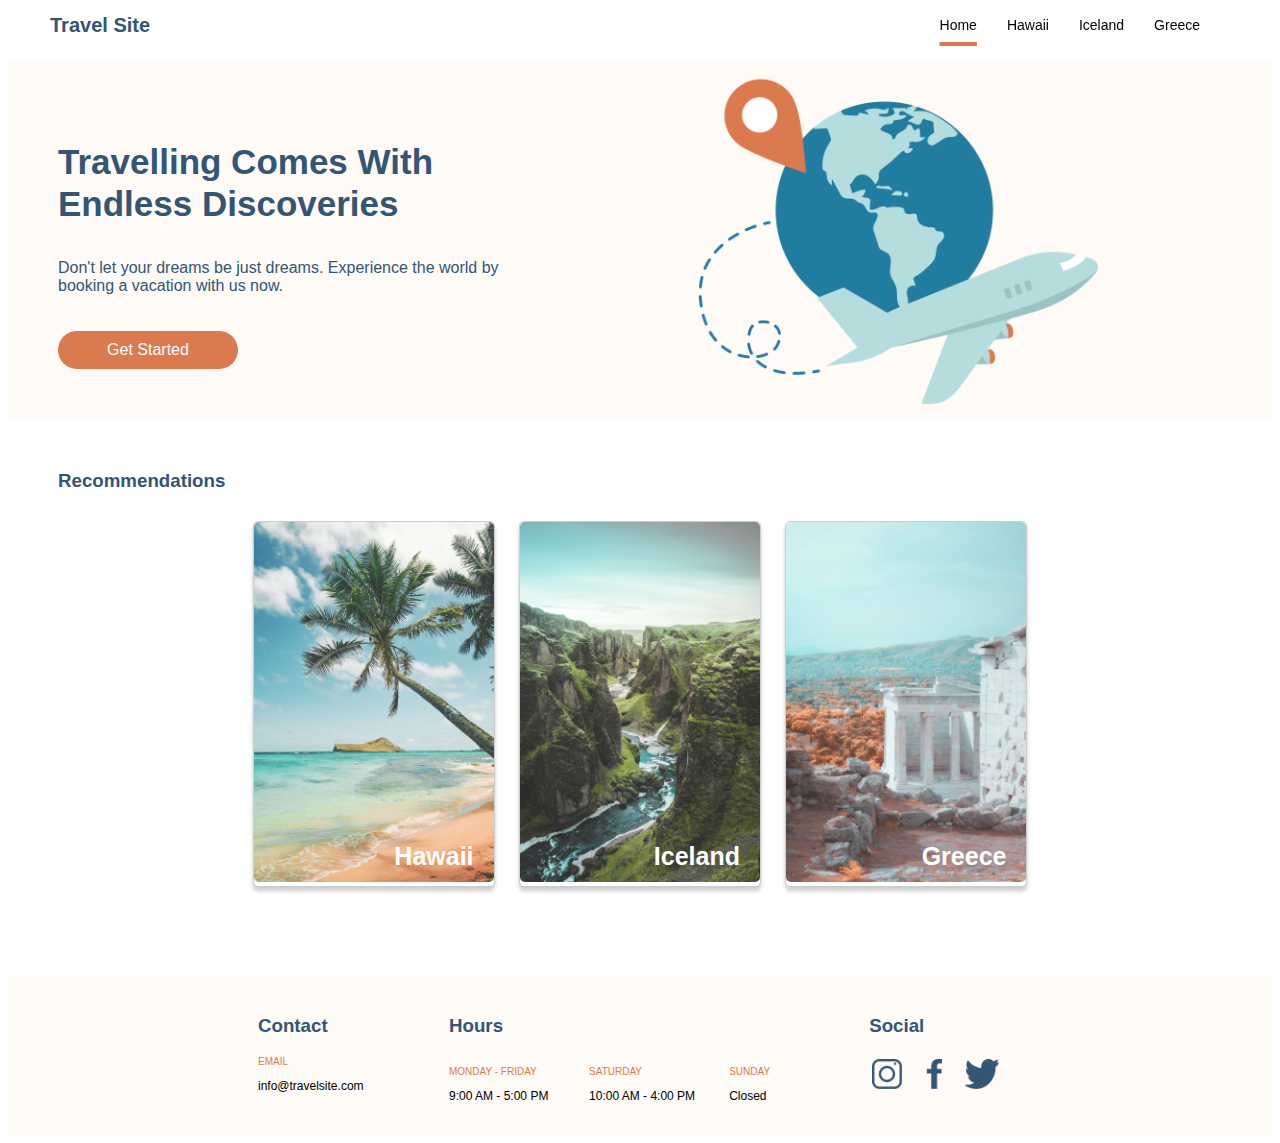
<file: index.html>
<!DOCTYPE html>
<html lang="en">
<head>
    <meta charset="UTF-8">
    <meta name="viewport" content="width=device-width, initial-scale=1.0">
    <title>Travel Site</title>
    <link rel="stylesheet" href="./style/global.css">
    <link rel="stylesheet" href="./style/main.css">
</head>
<body>
    <div class="header">
        <div class="logo-container">
            <div class="header__logo">
                Travel Site
            </div>
        </div>
        <div class="nav-container">
            <nav class="header__nav">
                <ul class="nav__list">
                    <li class="nav__item">
                        <a href="#" class="nav__link nav__link--active">Home</a>
                    </li>
                    <li class="nav__item">
                        <a href="./pages/hawaii.html" class="nav__link">Hawaii</a>
                    </li>
                    <li class="nav__item">
                        <a href="./pages/iceland.html" class="nav__link">Iceland</a>
                    </li>
                    <li class="nav__item">
                        <a href="./pages/greece.html" class="nav__link">Greece</a>
                    </li>
                </ul>
            </nav>
        </div>
    </div>
    <section class="hero">
            <div class="hero-copy">
                <h2 class="hero-copy__title">
                    Travelling Comes With Endless Discoveries
                </h2>
                <p class="hero-copy__text">
                    Don't let your dreams be just dreams. Experience the world by booking a vacation with us now.
                </p>
                <a href="#" class="hero-copy__btn">
                    Get Started
                </a>
            </div>
        <div class="hero-image">
            <img class="hero-image__earth-graphic" src="./assets/Images/hero.png" alt="Hero Image">
        </div>
    
    </section>
    <section class="recommendations">
        <h3 class="recommendations-title">Recommendations</h3>
        <div class="card">
          <a href="./pages/hawaii.html">
            <img src="./assets/Images/hawaii.jpg" alt="Hawaii">
            <div class="overlay">Hawaii</div>
          </a>
        </div>
        <div class="card">
          <a href="./pages/iceland.html">
            <img src="./assets/Images/iceland.jpg" alt="Iceland">
            <div class="overlay">Iceland</div>
          </a>
        </div>
        <div class="card">
          <a href="./pages/greece.html">
            <img src="./assets/Images/greece.jpg" alt="Greece">
            <div class="overlay">Greece</div>
          </a>
        </div>
    </section>
    <footer class="footer">
        <div class="footer-section__contact">
            <h3>Contact</h3>
            <p class="footer-subtitle">EMAIL</p>
            <p class="footer-text">info@travelsite.com</p>
        </div>
        <div class="footer-section">
            <h3>Hours</h3>
            <div class="hours-grid">
                <div>
                    <p class="footer-subtitle">MONDAY - FRIDAY</p>
                    <p class="footer-text">9:00 AM - 5:00 PM</p>
                </div>
                <div>
                    <p class="footer-subtitle">SATURDAY</p>
                    <p class="footer-text">10:00 AM - 4:00 PM</p>
                </div>
                <div>
                    <p class="footer-subtitle">SUNDAY</p>
                    <p class="footer-text">Closed</p>
                </div>
            </div>
        </div>
        <div class="footer-section__social">
            <h3>Social</h3>
            <div class="icons-grid">
                <img class="footer-icons" src="./assets/Icons/icon-instagram.png" alt="Instagram Icon">
                <img class="footer-icons" src="./assets/Icons/icon-facebook.png" alt="Facebook Icon">
                <img class="footer-icons" src="./assets/Icons/icon-twitter.png" alt="Twitter Icon">
            </div>
        </div>
    </footer>
</body>
</html>
</file>
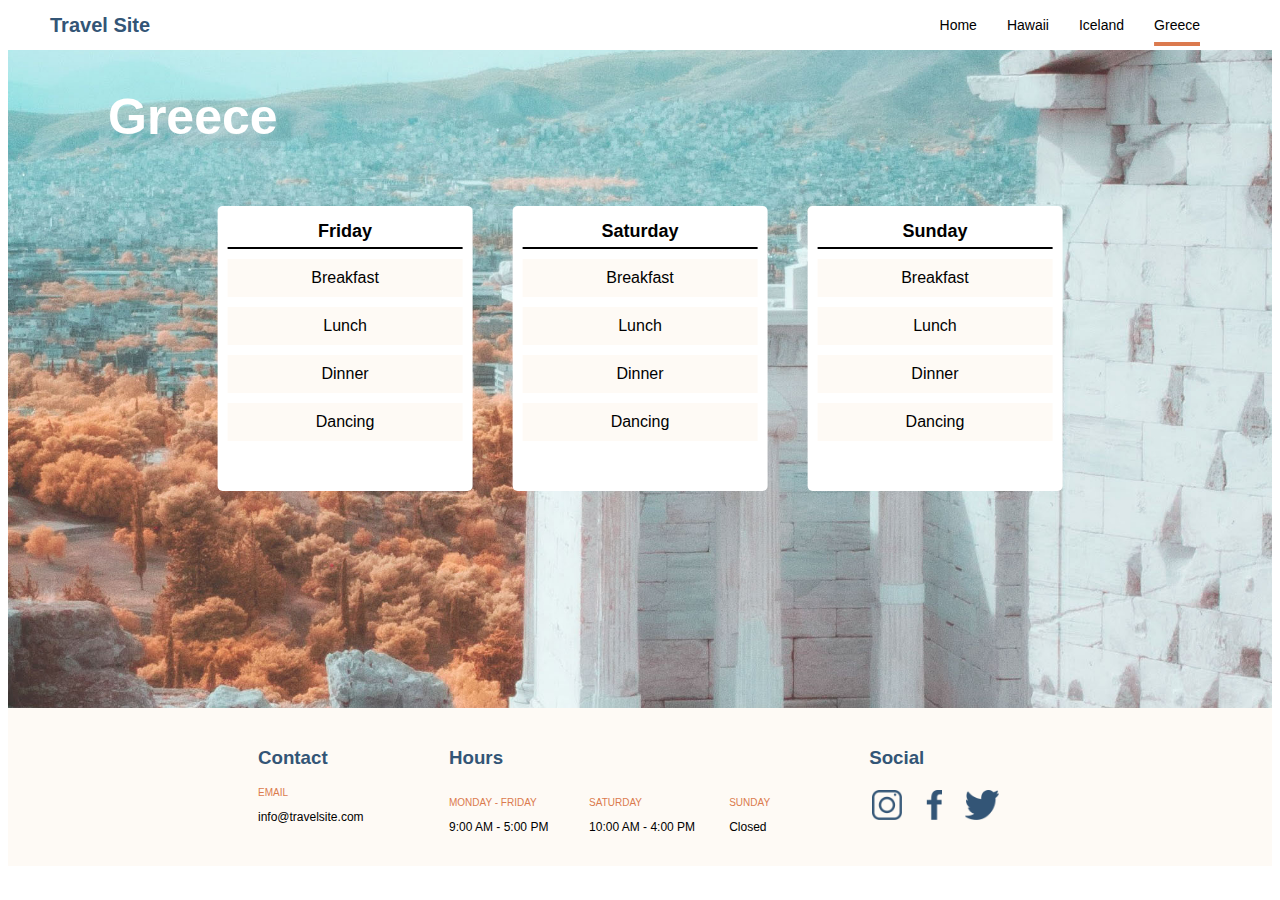
<file: pages/greece.html>
<!DOCTYPE html>
<html lang="en">
<head>
    <meta charset="UTF-8">
    <meta name="viewport" content="width=device-width, initial-scale=1.0">
    <title>Greece</title>
    <link rel="stylesheet" href="../style/global.css">
    <link rel="stylesheet" href="../style/destinations.css">
</head>
<body>
    <div class="header">
        <div class="logo-container">
            <div class="header__logo">
                Travel Site
            </div>
        </div>
        <div class="nav-container">
            <nav class="header__nav">
                <ul class="nav__list">
                    <li class="nav__item">
                        <a href="../index.html" class="nav__link">Home</a>
                    </li>
                    <li class="nav__item">
                        <a href="./hawaii.html" class="nav__link ">Hawaii</a>
                    </li>
                    <li class="nav__item">
                        <a href="./iceland.html" class="nav__link">Iceland</a>
                    </li>
                    <li class="nav__item">
                        <a href="#" class="nav__link nav__link--active">Greece</a>
                    </li>
                </ul>
            </nav>
        </div>
    </div>
<section class="hero-section greece">
    <h1 class="hero-title">Greece</h1>
    <div class="card-container">
      <div class="card">
        <h2>Friday</h2>
        <div class="card-content">Breakfast</div>
        <div class="card-content">Lunch</div>
        <div class="card-content">Dinner</div>
        <div class="card-content">Dancing</div>
      </div>
      
      <div class="card">
        <h2>Saturday</h2>
        <div class="card-content">Breakfast</div>
        <div class="card-content">Lunch</div>
        <div class="card-content">Dinner</div>
        <div class="card-content">Dancing</div>
      </div>
      
      <div class="card">
        <h2>Sunday</h2>
        <div class="card-content">Breakfast</div>
        <div class="card-content">Lunch</div>
        <div class="card-content">Dinner</div>
        <div class="card-content">Dancing</div>
      </div>
    </div>
  </section>
    <footer class="footer">
        <div class="footer-section__contact">
            <h3>Contact</h3>
            <p class="footer-subtitle">EMAIL</p>
            <p class="footer-text">info@travelsite.com</p>
        </div>
        <div class="footer-section">
            <h3>Hours</h3>
            <div class="hours-grid">
                <div>
                    <p class="footer-subtitle">MONDAY - FRIDAY</p>
                    <p class="footer-text">9:00 AM - 5:00 PM</p>
                </div>
                <div>
                    <p class="footer-subtitle">SATURDAY</p>
                    <p class="footer-text">10:00 AM - 4:00 PM</p>
                </div>
                <div>
                    <p class="footer-subtitle">SUNDAY</p>
                    <p class="footer-text">Closed</p>
                </div>
            </div>
        </div>
        <div class="footer-section__social">
            <h3>Social</h3>
            <div class="icons-grid">
                <img class="footer-icons" src="../assets/Icons/icon-instagram.png" alt="Instagram Icon">
                <img class="footer-icons" src="../assets/Icons/icon-facebook.png" alt="Facebook Icon">
                <img class="footer-icons" src="../assets/Icons/icon-twitter.png" alt="Twitter Icon">
            </div>
        </div>
    </footer>
</body>
</html>
</file>
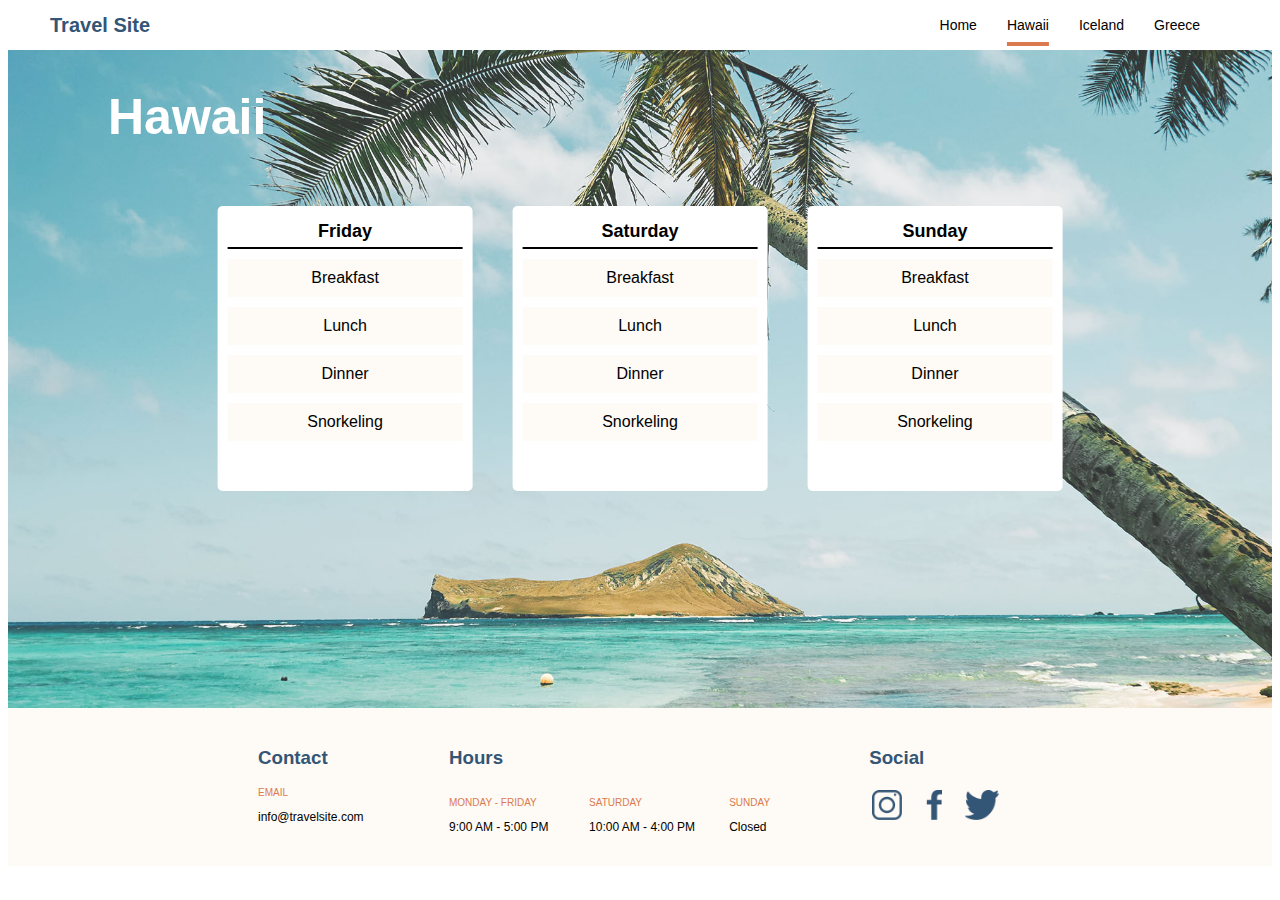
<file: pages/hawaii.html>
<!DOCTYPE html>
<html lang="en">
<head>
    <meta charset="UTF-8">
    <meta name="viewport" content="width=device-width, initial-scale=1.0">
    <title>Hawaii</title>
    <link rel="stylesheet" href="../style/global.css">
    <link rel="stylesheet" href="../style/destinations.css">
</head>
<body>
    <div class="header">
        <div class="logo-container">
            <div class="header__logo">
                Travel Site
            </div>
        </div>
        <div class="nav-container">
            <nav class="header__nav">
                <ul class="nav__list">
                    <li class="nav__item">
                        <a href="../index.html" class="nav__link">Home</a>
                    </li>
                    <li class="nav__item">
                        <a href="#" class="nav__link  nav__link--active">Hawaii</a>
                    </li>
                    <li class="nav__item">
                        <a href="./iceland.html" class="nav__link">Iceland</a>
                    </li>
                    <li class="nav__item">
                        <a href="./greece.html" class="nav__link">Greece</a>
                    </li>
                </ul>
            </nav>
        </div>
    </div>
<!-- End of navigation -->

<!-- <section class="hero-destinations hawaii-banner">
    <h1 class="destinations-title">Hawaii</h1>
        <div class="card">
            <p class="day">Friday</p>
            <div class="itinerary-grid">
                <div>
                    <p class="activity">Breakfast</p>
                </div>
                <div>
                    <p class="activity">Lunch</p>
                </div>
                <div>
                    <p class="activity">Dinner</p>
                </div>
                <div>
                    <p class="activity">Snorkeling</p>
                </div>
            </div>
        </div>
</section> -->

<section class="hero-section hawaii">
    <h1 class="hero-title">Hawaii</h1>
    <div class="card-container">
      <div class="card">
        <h2>Friday</h2>
        <div class="card-content">Breakfast</div>
        <div class="card-content">Lunch</div>
        <div class="card-content">Dinner</div>
        <div class="card-content">Snorkeling</div>
      </div>
      
      <div class="card">
        <h2>Saturday</h2>
        <div class="card-content">Breakfast</div>
        <div class="card-content" style="margin-top: 10px;">Lunch</div>
        <div class="card-content" style="margin-top: 10px;">Dinner</div>
        <div class="card-content" style="margin-top: 10px;">Snorkeling</div>
      </div>
      
      <div class="card">
        <h2>Sunday</h2>
        <div class="card-content">Breakfast</div>
        <div class="card-content" style="margin-top: 10px;">Lunch</div>
        <div class="card-content" style="margin-top: 10px;">Dinner</div>
        <div class="card-content" style="margin-top: 10px;">Snorkeling</div>
      </div>
    </div>
  </section>

<!-- Start of footer -->
    <footer class="footer">
        <div class="footer-section__contact">
            <h3>Contact</h3>
            <p class="footer-subtitle">EMAIL</p>
            <p class="footer-text">info@travelsite.com</p>
        </div>
        <div class="footer-section">
            <h3>Hours</h3>
            <div class="hours-grid">
                <div>
                    <p class="footer-subtitle">MONDAY - FRIDAY</p>
                    <p class="footer-text">9:00 AM - 5:00 PM</p>
                </div>
                <div>
                    <p class="footer-subtitle">SATURDAY</p>
                    <p class="footer-text">10:00 AM - 4:00 PM</p>
                </div>
                <div>
                    <p class="footer-subtitle">SUNDAY</p>
                    <p class="footer-text">Closed</p>
                </div>
            </div>
        </div>
        <div class="footer-section__social">
            <h3>Social</h3>
            <div class="icons-grid">
                <img class="footer-icons" src="../assets/Icons/icon-instagram.png" alt="Instagram Icon">
                <img class="footer-icons" src="../assets/Icons/icon-facebook.png" alt="Facebook Icon">
                <img class="footer-icons" src="../assets/Icons/icon-twitter.png" alt="Twitter Icon">
            </div>
        </div>
    </footer>
</body>
</html>
</file>
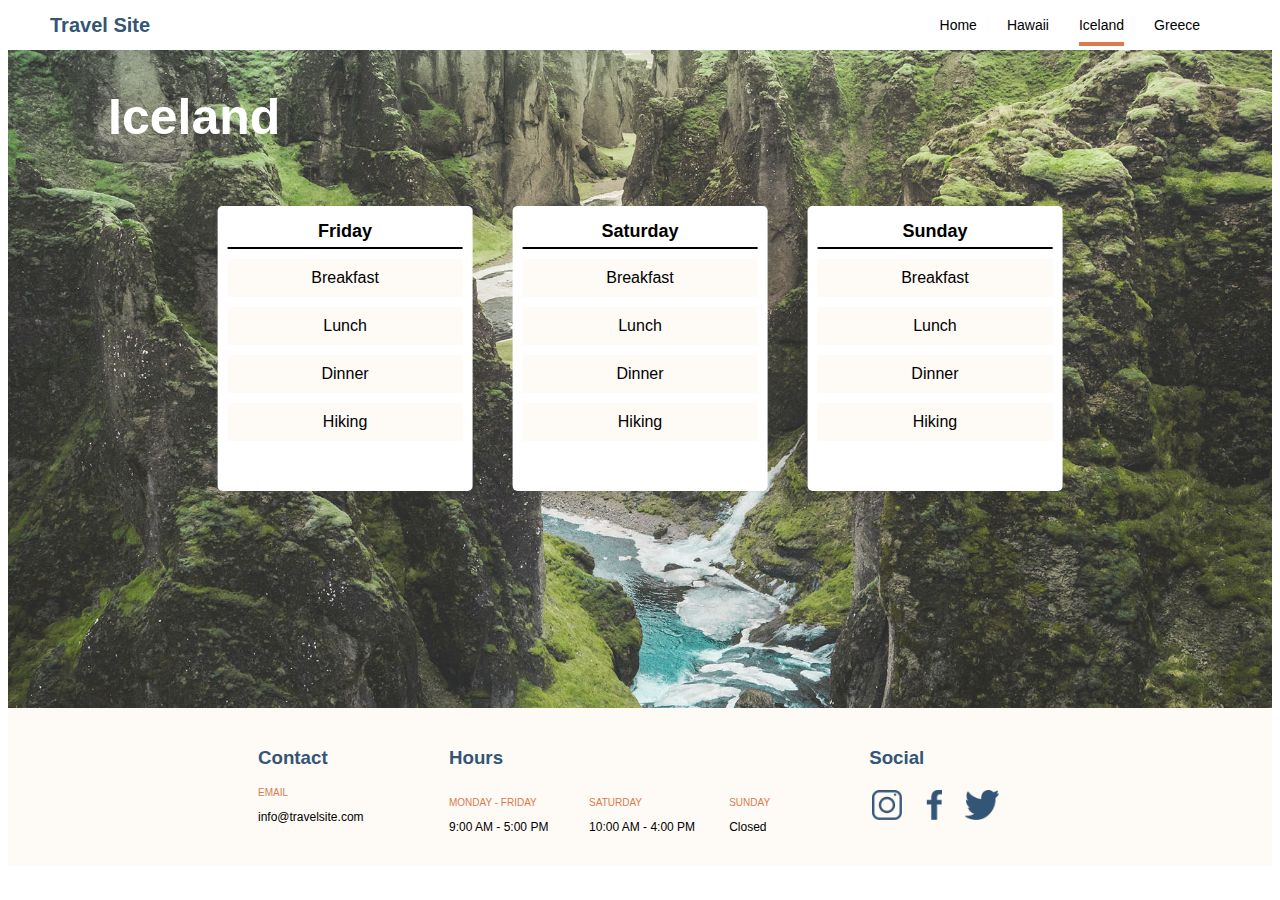
<file: pages/iceland.html>
<!DOCTYPE html>
<html lang="en">
<head>
    <meta charset="UTF-8">
    <meta name="viewport" content="width=device-width, initial-scale=1.0">
    <title>Iceland</title>
    <link rel="stylesheet" href="../style/global.css">
    <link rel="stylesheet" href="../style/destinations.css">
</head>
<body>
    <div class="header">
        <div class="logo-container">
            <div class="header__logo">
                Travel Site
            </div>
        </div>
        <div class="nav-container">
            <nav class="header__nav">
                <ul class="nav__list">
                    <li class="nav__item">
                        <a href="../index.html" class="nav__link">Home</a>
                    </li>
                    <li class="nav__item">
                        <a href="./hawaii.html" class="nav__link ">Hawaii</a>
                    </li>
                    <li class="nav__item">
                        <a href="#" class="nav__link nav__link--active">Iceland</a>
                    </li>
                    <li class="nav__item">
                        <a href="./greece.html" class="nav__link">Greece</a>
                    </li>
                </ul>
            </nav>
        </div>
    </div>
<section class="hero-section iceland">
    <h1 class="hero-title">Iceland</h1>
    <div class="card-container">
      <div class="card">
        <h2>Friday</h2>
        <div class="card-content">Breakfast</div>
        <div class="card-content">Lunch</div>
        <div class="card-content">Dinner</div>
        <div class="card-content">Hiking</div>
      </div>
      
      <div class="card">
        <h2>Saturday</h2>
        <div class="card-content">Breakfast</div>
        <div class="card-content" style="margin-top: 10px;">Lunch</div>
        <div class="card-content" style="margin-top: 10px;">Dinner</div>
        <div class="card-content" style="margin-top: 10px;">Hiking</div>
      </div>
      
      <div class="card">
        <h2>Sunday</h2>
        <div class="card-content">Breakfast</div>
        <div class="card-content" style="margin-top: 10px;">Lunch</div>
        <div class="card-content" style="margin-top: 10px;">Dinner</div>
        <div class="card-content" style="margin-top: 10px;">Hiking</div>
      </div>
    </div>
  </section>
    <footer class="footer">
        <div class="footer-section__contact">
            <h3>Contact</h3>
            <p class="footer-subtitle">EMAIL</p>
            <p class="footer-text">info@travelsite.com</p>
        </div>
        <div class="footer-section">
            <h3>Hours</h3>
            <div class="hours-grid">
                <div>
                    <p class="footer-subtitle">MONDAY - FRIDAY</p>
                    <p class="footer-text">9:00 AM - 5:00 PM</p>
                </div>
                <div>
                    <p class="footer-subtitle">SATURDAY</p>
                    <p class="footer-text">10:00 AM - 4:00 PM</p>
                </div>
                <div>
                    <p class="footer-subtitle">SUNDAY</p>
                    <p class="footer-text">Closed</p>
                </div>
            </div>
        </div>
        <div class="footer-section__social">
            <h3>Social</h3>
            <div class="icons-grid">
                <img class="footer-icons" src="../assets/Icons/icon-instagram.png" alt="Instagram Icon">
                <img class="footer-icons" src="../assets/Icons/icon-facebook.png" alt="Facebook Icon">
                <img class="footer-icons" src="../assets/Icons/icon-twitter.png" alt="Twitter Icon">
            </div>
        </div>
    </footer>
</body>
</html>
</file>
<file: style/global.css>
body {
    font-family: Verdana, Geneva, Tahoma, sans-serif;
  }
  
  .header {
    display: flex;
    justify-content: space-between;
    align-items: center;
    background-color: #FFF;
    color: #335576;
    position: fixed;
    top: 0;
    left: 0;
    right: 0;
    max-width: 1280px;
    padding: 25px 25px;
    z-index: 1000; /* Ensure it's above other content */
}

.header__logo {
    color: #335576;
    font-size: 20px;
    font-weight: bold;
    display: flex;
}

.header__nav {
    margin-top: 0;
}

.nav__list {
    list-style-type: none;
    display: flex;
    min-width: auto;
}

.nav__item {
    margin-right: 30px;
}

.nav__link {
    color: #000;
    font-size: 14px;
    font-weight: 500;
    text-decoration: none;
}

.nav__link--active {
    text-decoration: underline #DB7A4E 4px;
    text-underline-offset: 12px;
}

.logo-container {
    position: absolute;
    left: 50px;
}

.nav-container {
    position: fixed;
    right: 50px;
    max-width: 600px;
}

.footer {
    background-color: #FEFAF5;
    padding: 20px 250px 20px 250px;
    display: flex;
    justify-content: space-between;
    text-align: center;
}

.footer-section {
    width: 55%;
}
.footer-section__contact {
    width: 25%;
}

.footer-section__social {
    width: 20%;
}

.hours-grid {
    display: grid;
    grid-template-columns: 1fr 1fr 1fr;
    grid-template-rows: auto auto;
}

.footer h3 {
    color: #335576;
    text-align: left;
}

.footer-subtitle {
    color: #DB7A4E;
    font-size: 10px;
    text-align: left;
}

.footer-text {
    font-size: 12px;
    text-align: left;
}

.footer-icons {
    text-align: left;
    max-height: 30px;
    width: auto;
    margin: 3px;
    align-items: start;
    /* display: grid;
    grid-template-columns: 1fr 1fr 1fr;
    grid-template-rows: auto auto; */
}
.icons-grid {
    display: grid;
    grid-template-columns: auto auto auto;
    max-width: 150px;
}
</file>
<file: style/main.css>
h1,
h2,
h3,
h4,
h5,
h6 {
  font-weight: bold;
  color: #335576;
}
.header {
    display: flex;
    justify-content: space-between;
    align-items: center;
    background-color: #FFF;
    color: #335576;
    position: fixed;
    top: 0;
    left: 0;
    right: 0;
    max-width: 1200px;
    padding: 25px 25px;
    z-index: 1000; /* Ensure it's above other content */
}

.header__logo {
    color: #335576;
    font-size: 20px;
    font-weight: bold;
    display: flex;
}

.header__nav {
    margin-top: 0;
}

.nav__list {
    list-style-type: none;
    display: flex;
    min-width: auto;
}

.nav__item {
    margin-right: 30px;
}

.nav__link {
    color: #000;
    font-size: 14px;
    font-weight: 500;
    text-decoration: none;
}

.nav__link--active {
    text-decoration: underline #DB7A4E 4px;
    text-underline-offset: 12px;
}

/* this is the css for the orange underline below the active nav link. NOTE it probably does not belong here */

.logo-container {
    position: absolute;
    left: 50px;
}

.nav-container {
    position: fixed;
    right: 50px;
    max-width: 600px;
}


/* .header {
    display: flex;
    justify-content: space-between;
    align-items: center;
    background-color: #FFF;
    color: #335576;
    position: fixed;
    max-width: 1200px;
}

.header__logo {
    color: #335576;
    font-size: 24px;
    font-weight: bold;
    display: flex;
}

.header__nav {
    margin-top: 0;

}

.nav__list {
    list-style-type: none;
    padding: 0;
    margin: 0;
    display: flex;
}

.nav__item {
    margin-right: 10px;
}

.nav__link {
    color: #335576;
    font-weight: bold;
    text-decoration: none;
}

.nav__link--active {
    text-decoration: underline #DB7A4E;
} */


/* .nav-links li {
    margin-right: 20px;
}

.nav-links a {
    text-decoration: none;
    color: #335576;
    font-size: 18px;
}

.nav-links .active a {
    text-decoration: underline;
    color: #DB7A4E;
} */

.hero {
    display: flex;
    background-color: #FEFAF5;
    height: 40vh;
    margin-top: 60px;
    /* max-width: 1280px; */
}

/* .hero__content {
    width: 100%;
    display: flex;
} */

.hero-copy {
    max-width: 640px;
    align-items: left;
    justify-content: center;
    flex-direction: column;
    position: relative;
    /* left: 30px; */
    /* height: 100%; */
    display: flex;
    padding-left: 50px;
}

.hero-copy__title {
    color: #335576;
    font-size: 35px;
    line-height: 1.2;
    width: 70%;
    /* display: inline; */
}

.hero-copy__text {
    color: #335576;
    font-size: 16px;
    margin-top: 5px;
    width: 70%;
}

.hero-copy__btn {
    background-color: #DB7A4E;
    color: #fff;
    padding: 10px 40px;
    border-radius: 25px;
    margin-top: 20px;
    text-align: center;
    text-decoration: none;
    display: inline-block;
    max-width: 100px;
}

.hero-image {
    width: 50%;
    justify-content: center;
    flex-direction: column;
    align-content: space-evenly;
    position: relative;
    /* right: 50px; */
}

.hero-image__earth-graphic {
    width: 400px;
    display: inline-block;
    /* padding: 0px 0px 50px 50px; */
}

.recommendations {
    text-align: center;
    margin-bottom: 80px;
    margin-top: 50px;
  }

  .recommendations-title {
    text-align: left;
    padding-left: 50px;
    position: relative;
  }
  
  .card {
    display: inline-block;
    margin: 10px;
    position: relative;
    border: 1px solid rgba(0, 0, 0, 0.2);
    border-radius: 5px;
    box-shadow: 0px 4px 4px rgba(0, 0, 0, 0.2);
  }
  
  .card img {
    width: 240px; /* Adjust as needed */
    height: 360px; /* Adjust as needed */
    border-radius: 5px;
  }
  
  .overlay {
    position: absolute;
    bottom: 10px;
    right: 10px;
    color: #fff;
    font-size: 25px;
    font-weight: bolder;
    padding: 5px 10px;
    border-radius: 5px;
  }
</file>
<file: style/destinations.css>
/* .hero-destinations {
    display: flex;

    height: 40vh;
    margin-top: 60px;
    width: 100%;
}

.hawaii-banner {
background: url(../assets/Images/hawaii.jpg);
}

.destinations-title {
    font-size: 50px;
    color: #FFF;
} */

.hero-section {

    background-size: cover;
    background-position: center;
    text-align: left;
    padding: 50px;
    position: relative;
    min-height: 600px;
    max-width: 1280px;
  }
  
  .hero-title {
    font-size: 50px;
    font-weight: bold;
    margin: 30px 0 60px 50px;
    color: white;
  }
  
  .card-container {
    display: flex;
    justify-content: space-between;
    position: absolute;
    /* top: 0; */
    left: 50%;
    transform: translateX(-50%);
    width: 70%;
  }
  
  .card {
    flex: 1;
    background-color: #ffffff;
    margin: 0 20px;
    padding: 0 10px 50px 10px;
    text-align: center;
    vertical-align: top;
    border-radius: 5px;
  }
  
  .card h2 {
    font-size: 18px;
    margin-bottom: 2px;
    border-bottom: 2px solid #000;
    padding-bottom: 5px;
  }
  
  .card-content {
    background-color: #FEFAF5;
    padding: 10px 10px;
    margin-top: 10px;
  }

  .hawaii {
    background-image: url('../assets/Images/hawaii.jpg') !important;
  }

  .iceland {
    background-image: url('../assets/Images/iceland.jpg') !important;
  }

  .greece {
    background-image: url('../assets/Images/greece.jpg') !important;
  }
</file>
